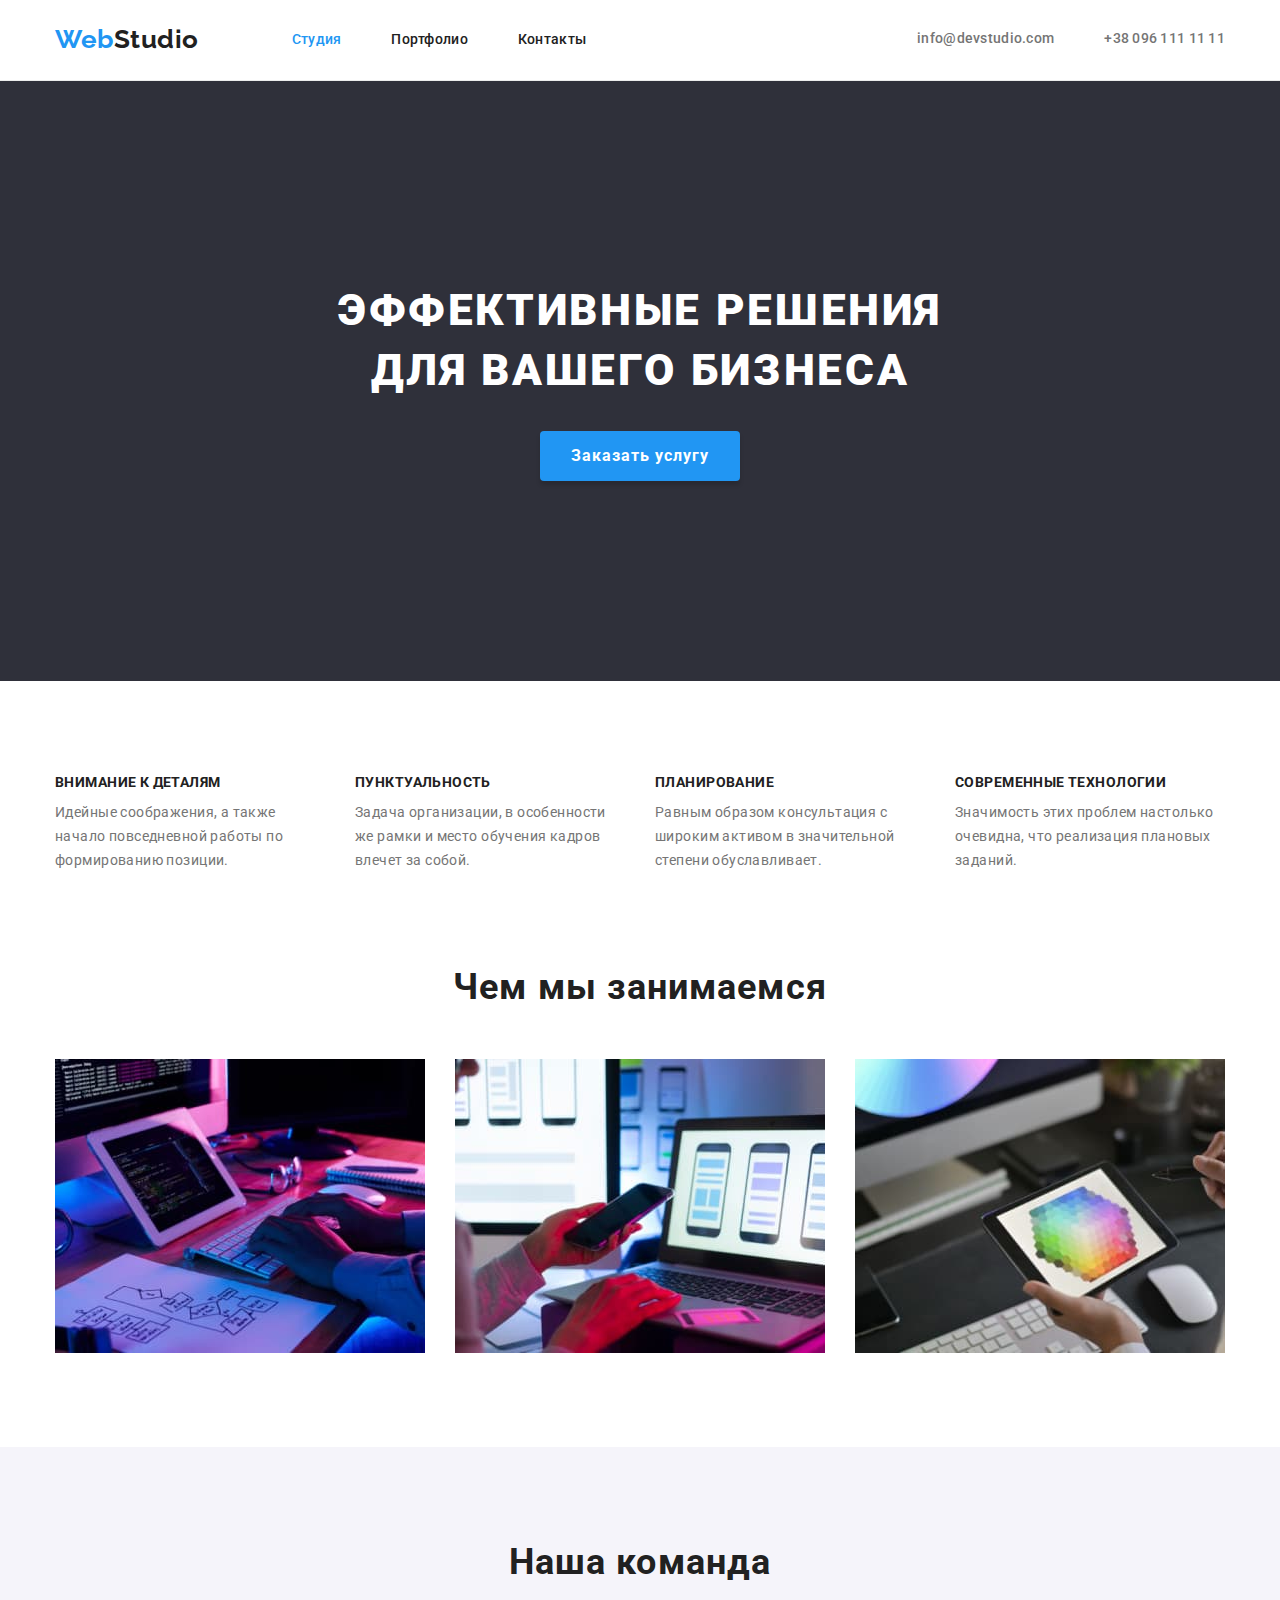
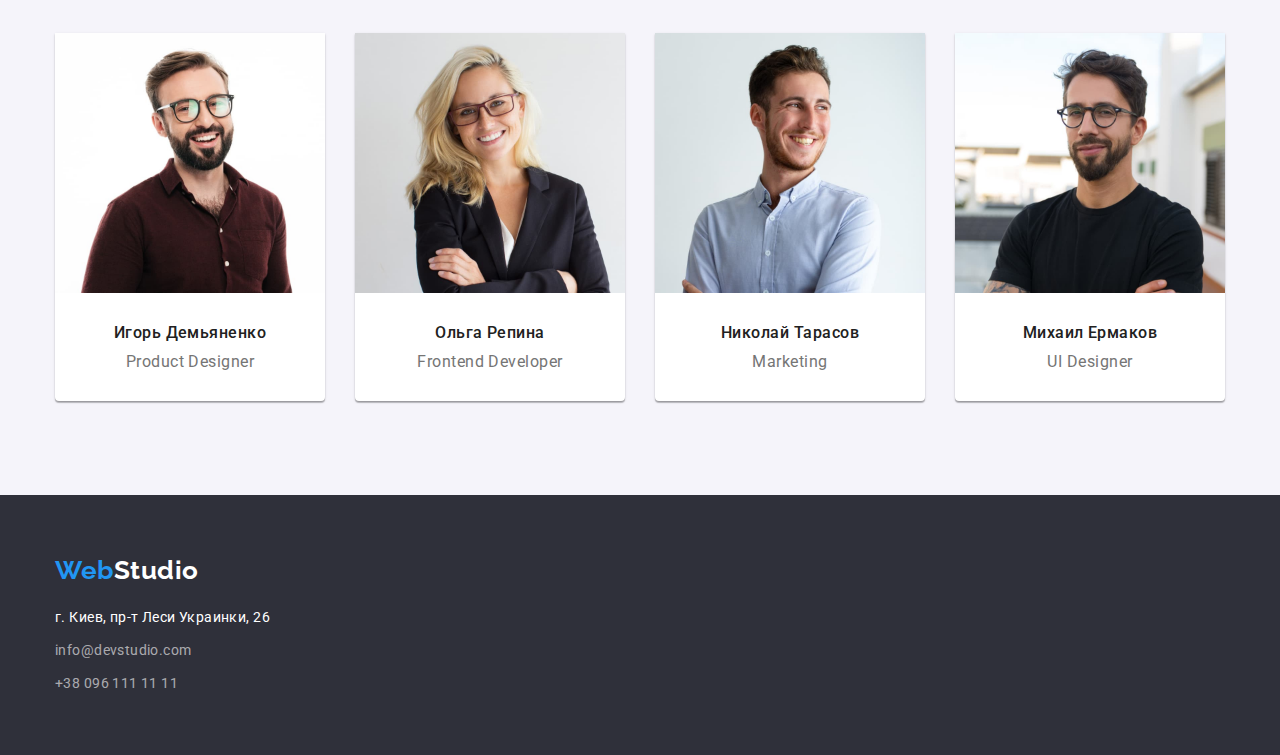
<file: index.html>
<!DOCTYPE html>
<html lang="ru">
    <head>
        <meta charset="UTF-8">
        <meta http-equiv="X-UA-Compatible" content="IE=edge">
        <meta name="viewport" content="width=device-width, initial-scale=1.0">
        <link rel="preconnect" href="https://fonts.googleapis.com">
        <link rel="preconnect" href="https://fonts.gstatic.com" crossorigin>
        <link href="https://fonts.googleapis.com/css2?family=Raleway:wght@700&family=Roboto:wght@400;500;700;900&display=swap"
            rel="stylesheet">
        <link rel="stylesheet" href="./css/modern-normalize.css"" />
        <link rel="stylesheet" href="./css/styles.css" />
        <title>Главная</title>
    </head>
    <body>
        <header class="header">
            <div class="container header-container">
                <a  class="logo" href="./index.html"  >Web<span class="logo-header">Studio</span></a>
                <nav>
                    <ul class="navigation list">
                        <li class="navigation-item"><a class="link current" href="./index.html">Студия</a></li>
                        <li class="navigation-item"><a class="link" href="./portfolio.html">Портфолио</a></li>
                        <li class="navigation-item"><a class="link" href="">Контакты</a></li>
                    </ul>
                </nav>
                <div class="header-contacts">
                <ul class="contacts list">
                    <li class="contacts-item"><a class="contacts" href="mailto:info@devstudio.com">info@devstudio.com</a></li>
                    <li class="contacts-item"><a class="contacts" href="tel:+380961111111">+38 096 111 11 11</a></li>
                </ul>
                </div>
            </div>
        </header>
        <main>
            <section class="section hero">
                <div class="container">
                <h1 class="main-title">Эффективные решения для вашего бизнеса</h1>
                <button class="button" type="button">Заказать услугу</button>
                </div>
            </section>
            <section class="section feature-section">
                <div class="container">
                <ul class="list feature-flex">
                    <li class="feature-list">
                        <h3 class="feature-title">Внимание к деталям</h3>
                        <p class="feature">Идейные соображения, а также начало повседневной работы по формированию позиции.</p>
                    </li>
                    <li class="feature-list">
                        <h3 class="feature-title">Пунктуальность</h3>
                        <p class="feature">Задача организации, в особенности же рамки и место обучения кадров влечет за собой.</p>
                    </li>
                    <li class="feature-list">
                        <h3 class="feature-title">Планирование</h3>
                        <p class="feature">Равным образом консультация с широким активом в значительной степени обуславливает.</p>
                    </li>
                    <li class="feature-list">
                        <h3 class="feature-title">Современные технологии</h3>
                        <p class="feature">Значимость этих проблем настолько очевидна, что реализация плановых заданий.</p>
                    </li>
                </ul>
                </div>
            </section>
            <section class="section abilities">
                <div class="container">
                <h2 class="abilities-title">Чем мы занимаемся</h2>
                    <ul class="list abilities-container">
                        <li class="abilities-item">
                            <img src="./images/development.jpg" alt="Разработка" width="370" height="294">
                        </li>
                        <li class="abilities-item">
                            <img src="./images/adapt.jpg" alt="Адаптация" width="370" height="294">
                        </li>
                        <li class="abilities-item">
                            <img src="./images/design.jpg" alt="Дизайн" width="370" height="294">
                        </li>
                    </ul>
                </div>
            </section>
            <section class="section team">
                <div class="container container-team">
                <h2 class="team-title">Наша команда</h2>
                    <ul class="list team-flex">                       
                        <li class="team-list">
                            <div class="img-team">
                                <img src="./images/igorde.jpg" alt="Игорь Демьяненко">
                            </div>
                            <div class="team-content">
                                <h3 class="title-team">Игорь Демьяненко</h3>
                                <p class="team-positions" lang="en">Product Designer</p>
                            </div>
                        </li>                        
                        <li class="team-list">
                            <div class="img-team">
                                <img src="./images/olgare.jpg" alt="Ольга Репина">
                            </div>
                            <div class="team-content">
                                <h3 class="title-team">Ольга Репина</h3>
                                <p class="team-positions" lang="en">Frontend Developer</p>
                            </div>
                        </li>                        
                        <li class="team-list">
                            <div class="img-team">
                                <img src="./images/nikolayta.jpg" alt="Николай Тарасов">
                            </div>
                            <div class="team-content">
                                <h3 class="title-team">Николай Тарасов</h3>
                                <p class="team-positions" lang="en">Marketing</p>
                            </div>
                        </li>
                        <li class="team-list">
                            <div class="img-team">
                                <img src="./images/mikhailer.jpg" alt="Михаил Ермаков">
                            </div>
                            <div class="team-content">
                                <h3 class="title-team">Михаил Ермаков</h3>
                                <p class="team-positions" lang="en">UI Designer</p>
                            </div>
                        </li>                
                    </ul>
                </div>
            </section>
        </main>
        <footer class="footer-address">
            <div class="container">
                <div class="logo-item">
                    <a class="logo" href="index.html" lang="en">Web<span class="logo-footer">Studio</span></a>
                </div>           
                <address>
                <ul class="list">
                    <li class="footer-list"><a class="address-map" href="https://goo.gl/maps/PhXBaRzbWFfxcq5y6" target="_blank" rel="noopener noreferrer">г. Киев, пр-т Леси Украинки, 26</a></li>
                    <li class="footer-list"><a class="address-item" href="mailto:info@devstudio.com">info@devstudio.com</a></li>
                    <li class="footer-list"><a class="address-item" href="tel:+380961111111">+38 096 111 11 11</a></li>
                </ul>               
                </address>
            </div>
        </footer>
    </body>
</html>
</file>
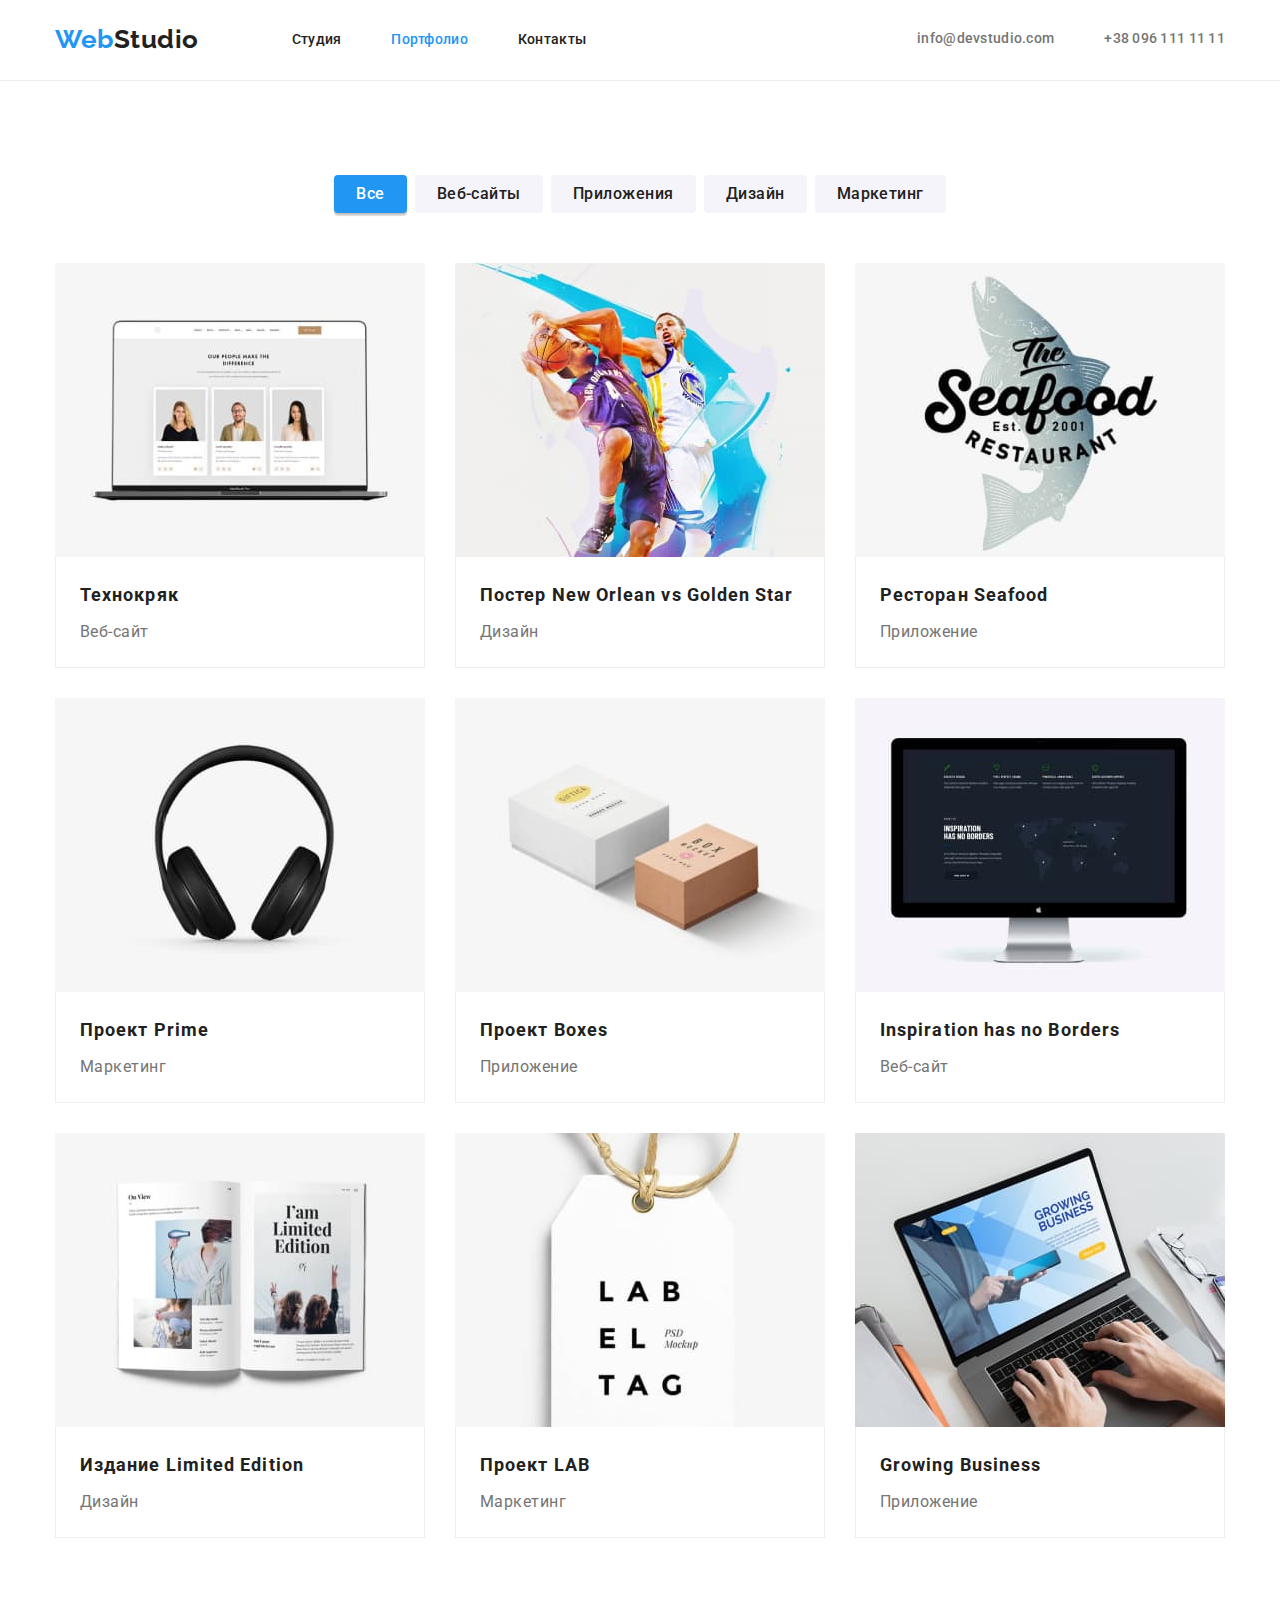
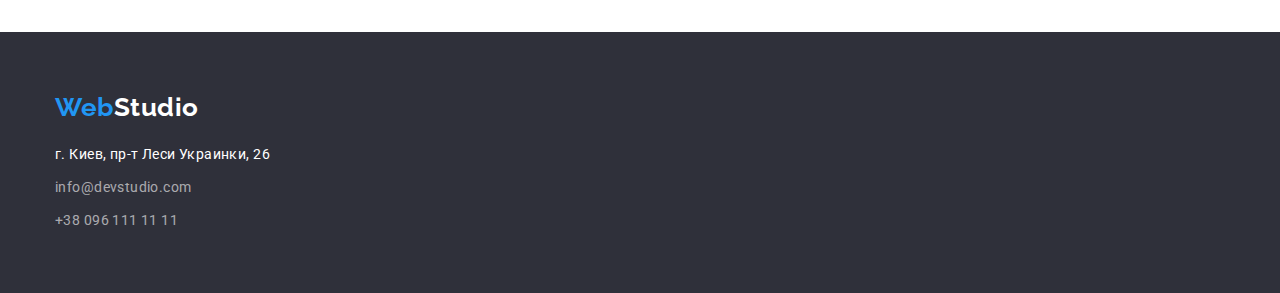
<file: portfolio.html>
<!DOCTYPE html>
<html lang="ru">
<head>
    <meta charset="UTF-8">
    <meta http-equiv="X-UA-Compatible" content="IE=edge">
    <meta name="viewport" content="width=device-width, initial-scale=1.0">
    <link rel="preconnect" href="https://fonts.googleapis.com">
    <link rel="preconnect" href="https://fonts.gstatic.com" crossorigin>
    <link href="https://fonts.googleapis.com/css2?family=Raleway:wght@700&family=Roboto:wght@400;500;700;900&display=swap"
        rel="stylesheet">
    <link rel="stylesheet" href="./css/modern-normalize.css"" />    
    <link rel="stylesheet" href="./css/styles.css" />
    <title>Портфолио</title>
</head>
<body>
    <header class="header">
        <div class="container header-container">
            <a class="logo" href="./index.html">Web<span class="logo-header">Studio</span></a>
            <nav>
                <ul class="navigation list">
                    <li class="navigation-item"><a class="link" href="./index.html">Студия</a></li>
                    <li class="navigation-item"><a class="link current" href="./portfolio.html">Портфолио</a></li>
                    <li class="navigation-item"><a class="link" href="">Контакты</a></li>
                </ul>
            </nav>
            <div class="header-contacts">
                <ul class="contacts list">
                    <li class="contacts-item"><a class="contacts" href="mailto:info@devstudio.com">info@devstudio.com</a></li>
                    <li class="contacts-item"><a class="contacts" href="tel:+380961111111">+38 096 111 11 11</a></li>
                </ul>
            </div>
        </div>
    </header>
    <main>
        <section class="section">
                <div class="container filter">
                    <ul class="list filter-flex">
                        <li class="filter-item"><button class="button-filter all" type="button">Все</button></li>
                        <li class="filter-item"><button class="button-filter" type="button">Веб-сайты</button></li>
                        <li class="filter-item"><button class="button-filter" type="button">Приложения</button></li>
                        <li class="filter-item"><button class="button-filter" type="button">Дизайн</button></li>
                        <li class="filter-item"><button class="button-filter" type="button">Маркетинг</button></li>
                    </ul>
                </div>
                <div class="container items">
                    <ul class="list item-flex">
                        <li class="project-items">
                            <div class="img-project">
                                <img src="./images/website-technokryak.jpg" alt="Технокряк">
                            </div>
                            <div class="project-content">
                                <h3 class="item-title">Технокряк</h3>
                                <p class="item-decription" >Веб-сайт</p>
                            </div>
                        </li>
                        <li class="project-items">
                            <div class="img-project">
                                <img src="./images/poster-no-vs-gs.jpg" 
                                alt="Постер New Orlean vs Golden Star">
                            </div>
                            <div class="project-content">
                                <h3 class="item-title" lang="en">Постер New Orlean vs Golden Star</h3>
                                <p class="item-decription" >Дизайн</p>
                            </div>
                        </li>
                        <li class="project-items">
                            <div class="img-project">
                                <img src="./images/restaurant-seafood.jpg" 
                                alt="Ресторан Seafood">
                            </div>
                            <div class="project-content">
                                <h3 class="item-title" lang="en">Ресторан Seafood</h3>
                                <p class="item-decription" >Приложение</p>
                            </div>
                        </li>
                        <li class="project-items">
                            <div class="img-project">
                                <img src="./images/project-prime.jpg" 
                                alt="Проект Prime">
                            </div>
                            <div class="project-content">
                                <h3 class="item-title" lang="en">Проект Prime</h3>
                                <p class="item-decription" >Маркетинг</p>
                            </div>
                        </li>
                        <li class="project-items">
                            <div class="img-project">
                                <img src="./images/project-boxes.jpg" 
                                alt="Проект Boxes">
                            </div>
                            <div class="project-content">
                                <h3 class="item-title" lang="en">Проект Boxes</h3>
                                <p class="item-decription" >Приложение</p>
                            </div>
                        </li>
                        <li class="project-items">
                            <div class="img-project">
                                <img src="./images/website-inspiration.jpg" 
                                alt="Inspiration has no Borders">
                            </div>
                            <div class="project-content">
                                <h3 class="item-title" lang="en">Inspiration has no Borders</h3>
                                <p class="item-decription" >Веб-сайт</p>
                            </div>
                        </li>
                        <li class="project-items">
                            <div class="img-project">
                                <img src="./images/limited-edition.jpg" 
                                alt="Издание Limited Edition">
                            </div>
                            <div class="project-content">
                                <h3 class="item-title" lang="en">Издание Limited Edition</h3>
                                <p class="item-decription" >Дизайн</p>
                            </div>
                        </li>
                        <li class="project-items">
                            <div class="img-project">
                                <img src="./images/project-lab.jpg" 
                                alt="Проект LAB">
                            </div>
                            <div class="project-content">
                                <h3 class="item-title" lang="en">Проект LAB</h3>
                                <p class="item-decription" >Маркетинг</p>
                            </div>
                        </li>
                        <li class="project-items">
                            <div class="img-project">
                                <img src="./images/app-growing-business.jpg" 
                                alt="Growing Business">
                            </div>
                            <div class="project-content">
                                <h3 class="item-title" lang="en">Growing Business</h3>
                                <p class="item-decription" >Приложение</p>
                            </div>
                        </li>
                    </ul>
                </div>
        </section>
    </main>
    <footer class="footer-address">
        <div class="container">
            <div class="logo-item">
                <a class="logo" href="index.html" lang="en">Web<span class="logo-footer">Studio</span></a>
            </div>
            <address>
                <ul class="list">
                    <li class="footer-list"><a class="address-map" href="https://goo.gl/maps/PhXBaRzbWFfxcq5y6" target="_blank"
                            rel="noopener noreferrer">г. Киев, пр-т Леси Украинки, 26</a></li>
                    <li class="footer-list"><a class="address-item" href="mailto:info@devstudio.com">info@devstudio.com</a></li>
                    <li class="footer-list"><a class="address-item" href="tel:+380961111111">+38 096 111 11 11</a></li>
                </ul>
            </address>
        </div>
    </footer>
</body>

</html>
</file>
<file: css/styles.css>
:root {
  --main-text-color: #212121;
  --title-text-color: #212121;
  --accent-color: #2196f3;
  --primary-white-color: #ffffff;
  --secondary-text-color: #757575;
  --card-set-gap: 30px;
}

body {
  font-family: "Roboto", sans-serif;
  color: var(--main-text-color);
}

p,
h1,
h2,
h3,
h4,
h5,
h6 {
  margin: 0;
}

ul {
  margin: 0;
  padding: 0;
}

img {
  display: block;
  max-width: 100%;
  height: auto;
  min-width: 100%;
}

button {
  border: none;
}

/* MAIN PAGE */
/* header */

.section {
  padding: 94px 0;
}

.container {
  width: 1200px;
  padding-left: 15px;
  padding-right: 15px;
  margin: 0 auto;
}

.header {
  padding-top: 24px;
  padding-bottom: 25px;
  border-bottom: 1px solid #ececec;
}

.header-container {
  display: flex;
  align-items: center;
}

.logo {
  font-family: "Raleway", sans-serif;
  text-decoration: none;
  color: var(--accent-color);
  font-size: 26px;
  line-height: 1.19;
  letter-spacing: 0.02em;
  font-weight: bold;
  margin-right: 93px;
}

.list {
  list-style: none;
}

.logo-header {
  color: var(--main-text-color);
}

.navigation.list {
  display: flex;
}

.navigation .link {
  text-decoration: none;
  font-size: 14px;
  font-weight: 500;
  line-height: 1.14;
  letter-spacing: 0.02em;
  color: var(--main-text-color);
}

.navigation .link.current {
  color: var(--accent-color);
}

.navigation .link:hover,
.navigation .link:focus {
  color: var(--accent-color);
}

.navigation .link {
  padding-top: 32px;
  padding-bottom: 32px;
}

.navigation-item:not(:last-child) {
  margin-right: 50px;
}

.contacts {
  font-weight: 500;
  font-size: 14px;
  line-height: 1.14;
  letter-spacing: 0.02em;
  text-decoration: none;
  color: var(--secondary-text-color);
}

.contacts:hover,
.contacts:focus {
  color: var(--accent-color);
}

.contacts.list {
  display: flex;
}

.header-contacts {
  margin-left: auto;
}

.contacts-item:not(:last-child) {
  margin-right: 50px;
}

.hero {
  background-color: #2f303a;
  padding: 200px 0;
  text-align: center;
}

.main-title {
  font-weight: 900;
  font-size: 44px;
  line-height: 1.36;
  text-align: center;
  letter-spacing: 0.06em;
  text-transform: uppercase;
  color: var(--primary-white-color);
  margin-bottom: 30px;
  max-width: 696px;
  margin-left: auto;
  margin-right: auto;
}

.button {
  background-color: #2196f3;
  font-family: inherit;
  font-weight: 700;
  font-size: 16px;
  line-height: 1.88;
  text-align: center;
  letter-spacing: 0.06em;
  color: var(--primary-white-color);
  cursor: pointer;
  margin-left: auto;
  margin-right: auto;
  min-width: 200px;
  box-shadow: 0px 4px 4px rgba(0, 0, 0, 0.15);
  border-radius: 4px;
  border: none;
  padding-top: 10px;
  padding-bottom: 10px;
}

.button:hover,
.button:focus {
  background-color: #188ce8;
}

.feature-title {
  font-weight: 700;
  font-size: 14px;
  line-height: 1.14;
  letter-spacing: 0.03em;
  text-transform: uppercase;
  color: var(--title-text-color);
  margin-bottom: 10px;
}

.feature {
  font-weight: normal;
  font-size: 14px;
  line-height: 1.71;
  letter-spacing: 0.03em;
  color: var(--secondary-text-color);
}

.feature-section,
.abilities {
  background-color: var(--primary-white-color);
}

.feature-flex {
  display: flex;
  flex-wrap: wrap;
  margin-top: -30px;
  margin-left: -30px;
}

.feature-flex:not(:last-child) {
  margin-right: 30px;
}

.feature-list {
  flex-basis: calc(100% / 4 - var(--card-set-gap));
  margin-top: var(--card-set-gap);
  margin-left: var(--card-set-gap);
}

.abilities {
  padding: 0 0 94px 0;
}

.abilities-title {
  font-weight: 700;
  font-size: 36px;
  line-height: 1.17;
  text-align: center;
  letter-spacing: 0.03em;
  color: var(--title-text-color);
  margin-bottom: 50px;
}

.abilities-container {
  display: flex;
  flex-wrap: wrap;
  margin-top: -30px;
  margin-left: -30px;
}

.abilities-item {
  flex-basis: calc(100% / 3 - var(--card-set-gap));
  margin-top: var(--card-set-gap);
  margin-left: var(--card-set-gap);
}

.team {
  background-color: #f5f4fa;
}

.team-title {
  font-weight: 700;
  font-size: 36px;
  line-height: 1.17;
  text-align: center;
  letter-spacing: 0.03em;
  margin-left: auto;
  margin-right: auto;
  margin-bottom: 50px;
}

.team-list {
  background-color: #ffffff;
  box-shadow: 0px 1px 3px rgba(0, 0, 0, 0.12), 0px 1px 1px rgba(0, 0, 0, 0.14),
    0px 2px 1px rgba(0, 0, 0, 0.2);
  border-radius: 0px 0px 4px 4px;
}

.team-content {
  padding: 30px 0;
}

.title-team {
  font-weight: 500;
  font-size: 16px;
  line-height: 1.19;
  text-align: center;
  letter-spacing: 0.03em;
  color: var(--title-text-color);
  margin-bottom: 10px;
}

.team-positions {
  font-size: 16px;
  line-height: 1.19;
  text-align: center;
  letter-spacing: 0.03em;
  color: var(--secondary-text-color);
}

.team-flex {
  display: flex;
  flex-wrap: wrap;
  margin-top: -30px;
  margin-left: -30px;
}

.team-list {
  flex-basis: calc(100% / 4 - var(--card-set-gap));
  margin-top: var(--card-set-gap);
  margin-left: var(--card-set-gap);
}

.logo-footer {
  color: var(--primary-white-color);
}

.footer-address {
  background-color: #2f303a;
  padding: 60px 0;
}

.address-map {
  color: var(--primary-white-color);
  font-size: 14px;
  line-height: 1.71;
  letter-spacing: 0.03em;
  text-decoration: none;
  font-style: normal;
  margin-bottom: 9px;
}

.address-item {
  font-style: normal;
  font-size: 14px;
  line-height: 1.71;
  letter-spacing: 0.03em;
  color: rgba(255, 255, 255, 0.6);
  text-decoration: none;
}

.address-item:not(:last-child) {
  padding-top: 9px;
}

.logo-item {
  margin-bottom: 20px;
}

.address-item:hover,
.address-item:focus {
  color: var(--primary-white-color);
}

.footer-list:not(:last-child) {
  margin-bottom: 9px;
}

/* PORTFOLIO */

.button-filter {
  background-color: #f5f4fa;
  font-family: inherit;
  font-weight: 500;
  line-height: 1.63;
  font-size: 16px;
  text-align: center;
  letter-spacing: 0.03em;
  color: var(--main-text-color);
  border-radius: 4px;
  padding: 6px 22px;
}

.button-filter:hover,
.button-filter:focus {
  background-color: #2196f3;
  color: #ffffff;
  cursor: pointer;
  box-shadow: 0px 3px 1px rgba(0, 0, 0, 0.1), 0px 1px 2px rgba(0, 0, 0, 0.08),
    0px 2px 2px rgba(0, 0, 0, 0.12);
}

.button-filter.all {
  background-color: #2196f3;
  color: #ffffff;
  box-shadow: 0px 3px 1px rgba(0, 0, 0, 0.1), 0px 1px 2px rgba(0, 0, 0, 0.08),
    0px 2px 2px rgba(0, 0, 0, 0.12);
}

.item-title {
  font-weight: 700;
  line-height: 2;
  letter-spacing: 0.06em;
  font-size: 18px;
  color: var(--title-text-color);
  margin-bottom: 4px;
}

.item-decription {
  line-height: 1.88;
  letter-spacing: 0.03em;
  font-size: 16px;
  color: var(--secondary-text-color);
}

.filter-flex {
  display: flex;
  margin-top: auto;
  margin-left: auto;
  justify-content: center;
  padding-bottom: 50px;
}

.filter-item:not(:first-child) {
  margin-left: 8px;
}

.item-flex {
  display: flex;
  flex-wrap: wrap;
  justify-content: space-evenly;
  margin-top: -30px;
  margin-left: -30px;
}

.project-items {
  flex-basis: calc(100% / 3 - var(--card-set-gap));
  margin-top: var(--card-set-gap);
  margin-left: var(--card-set-gap);
}

.project-content {
  padding: 20px 24px;
  border: 1px solid #eeeeee;
  border-top: none;
}
</file>
